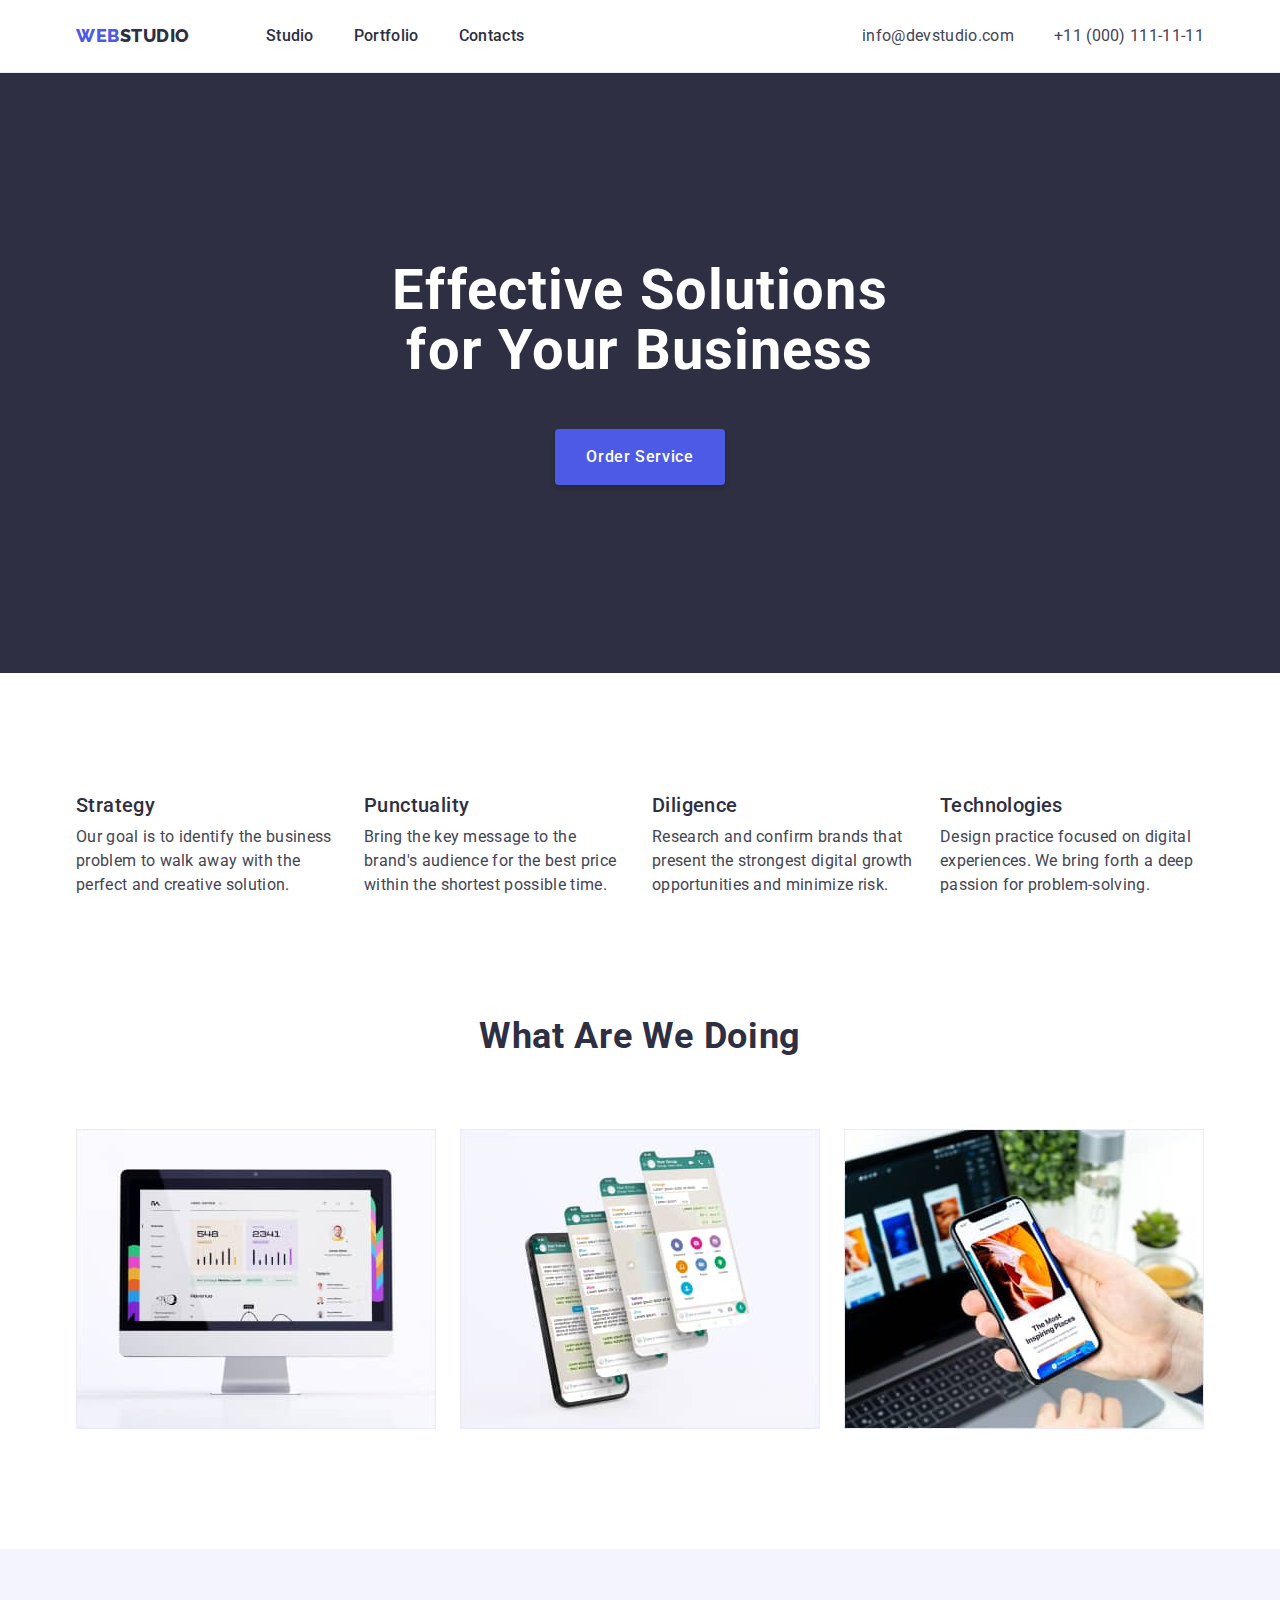
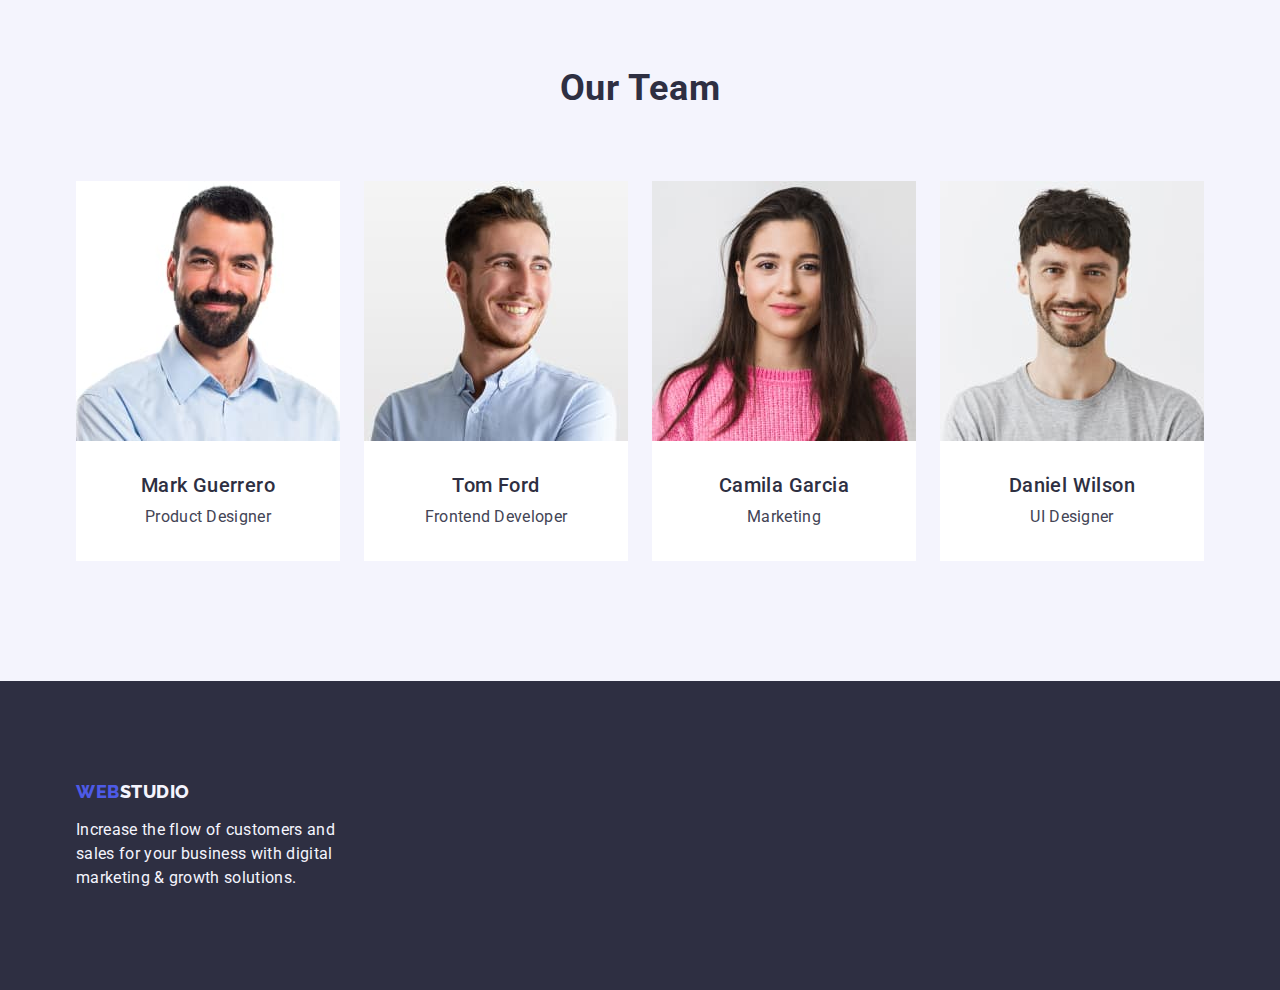
<file: index.html>
<!DOCTYPE html>
<html lang="en">
  <head>
    <meta charset="UTF-8" />
    <meta http-equiv="X-UA-Compatible" content="IE=edge" />
    <meta name="viewport" content="width=device-width, initial-scale=1.0" />
    <title>Effective Solution for Your Business</title>
    <link rel="preconnect" href="https://fonts.googleapis.com" />
    <link rel="preconnect" href="https://fonts.gstatic.com" crossorigin />
    <link
      href="https://fonts.googleapis.com/css2?family=Raleway:wght@800&family=Roboto:wght@400;500;700;900&display=swap"
      rel="stylesheet"
    />
    <link rel="stylesheet" href="https://cdn.jsdelivr.net/npm/modern-normalize@1.1.0/modern-normalize.min.css">
    <link rel="stylesheet" href="./css/styles.css" />
  </head>
  <body>
    <!-- HEADER -->

    <header class="page-header">
      <div class="header-container container">
      <nav class="page-nav">
        <a class="logo link" href="./index.html"
          >Web<span class="logo-dark">Studio</span></a
        >

        <ul class="menu list">
          <li class="menu-item">
            <a class="menu-link link" href="./index.html">Studio</a>
          </li>

          <li class="menu-item">
            <a class="menu-link link" href="./portfolio.html">Portfolio</a>
          </li>

          <li class="menu-item">
            <a class="menu-link link" href="">Contacts</a>
          </li>
        </ul>
      </nav>

      <address class="address">
        <ul class="contacts list">
          <li class="contacts-item">
            <a class="contacts-link link" href="mailto:info@devstudio.com"
              >info@devstudio.com</a
            >
          </li>

          <li class="contacts-item">
            <a class="contacts-link link" href="tel:+110001111111"
              >+11 (000) 111-11-11</a
            >
          </li>
        </ul>
      </address>
    </div>
    </header>

    <main>
      <!-- HERO -->

      <section class="hero hero-section">
        <div class="container">
        <h1 class="main-title">Effective Solutions for Your Business</h1>
        <button class="modal-btn" type="button">Order Service</button>
      </div>
      </section>

      <!-- DESCRIPTION -->

      <section class="description section">
        <div class="container page-container">
        <h2 class="title-description" hidden>Doing</h2>
        <ul class="description-list list">
          <li class="description-item">
            <h3 class="description-title">Strategy</h3>
            <p class="description-text">
              Our goal is to identify the business problem to walk away with the
              perfect and creative solution.
            </p>
          </li>

          <li class="description-item">
            <h3 class="description-title">Punctuality</h3>
            <p class="description-text">
              Bring the key message to the brand's audience for the best price
              within the shortest possible time.
            </p>
          </li>

          <li class="description-item">
            <h3 class="description-title">Diligence</h3>
            <p class="description-text">
              Research and confirm brands that present the strongest digital
              growth opportunities and minimize risk.
            </p>
          </li>

          <li class="description-item">
            <h3 class="description-title">Technologies</h3>
            <p class="description-text">
              Design practice focused on digital experiences. We bring forth a
              deep passion for problem-solving.
            </p>
          </li>
        </ul>
      </div>
      </section>

      <!-- DOING -->

      <section class="doing text">
        <div class="container">
        <h2 class="title-description">What are we doing</h2>

        <ul class="img-list list">
          <li class="img-item">
            <img
              src="./images/what_are_we_doing/monitor.jpg"
              alt="monitor"
              width="360"
              height="300"
            />
          </li>

          <li class="img-item">
            <img
              src="./images/what_are_we_doing/phone.jpg"
              alt="phone"
              width="360"
              height="300"
            />
          </li>

          <li class="img-item">
            <img
              src="./images/what_are_we_doing/together.jpg"
              alt="laptop and phone"
              width="360"
              height="300"
            />
          </li>
        </ul>
      </div>
      </section>

      <!-- OUR TEAM -->

      <section class="our-team section">
        <div class="container">
        <h2 class="title-description">Our Team</h2>

        <ul class="img-list-team list">
          <li class="img-team-item">
            <img
              src="./images/our_team/mark_guerrero.jpg"
              alt="Mark Guerrero"
              width="264"
              height="260"
            />
            <div class="team-wrapper">
            <h3 class="description-title">Mark Guerrero</h3>
            <p class="description-text">Product Designer</p>
          </div>
          </li>

          <li class="img-team-item">
            <img
              src="./images/our_team/tom_ford.jpg"
              alt="Tom Ford"
              width="264"
              height="260"
            />
            <div class="team-wrapper">
            <h3 class="description-title">Tom Ford</h3>
            <p class="description-text">Frontend Developer</p>
          </div>
          </li>

          <li class="img-team-item">
            <img
              src="./images/our_team/camila_garcia.jpg"
              alt="Camila Garcia"
              width="264"
              height="260"
            />
            <div class="team-wrapper">
            <h3 class="description-title">Camila Garcia</h3>
            <p class="description-text">Marketing</p>
          </div>
          </li>

          <li class="img-team-item">
            <img
              src="./images/our_team/daniel_wilson.jpg"
              alt="Daniel Wilson"
              width="264"
              height="260"
            />
            <div class="team-wrapper">
            <h3 class="description-title">Daniel Wilson</h3>
            <p class="description-text">UI Designer</p>
          </div>
          </li>
        </ul>
      </div>
      </section>
    </main>

    <!-- FOOTER -->

    <footer class="logo-tipe">
      <div class="container">
      <a class="logo footer-logo link" href="./index.html"
        >Web<span class="logo-light">Studio</span></a
      >
      <p class="footer-text">
        Increase the flow of customers and sales for your business with digital
        marketing & growth solutions.
      </p>
    </div>
    </footer>
  </body>
</html>
</file>
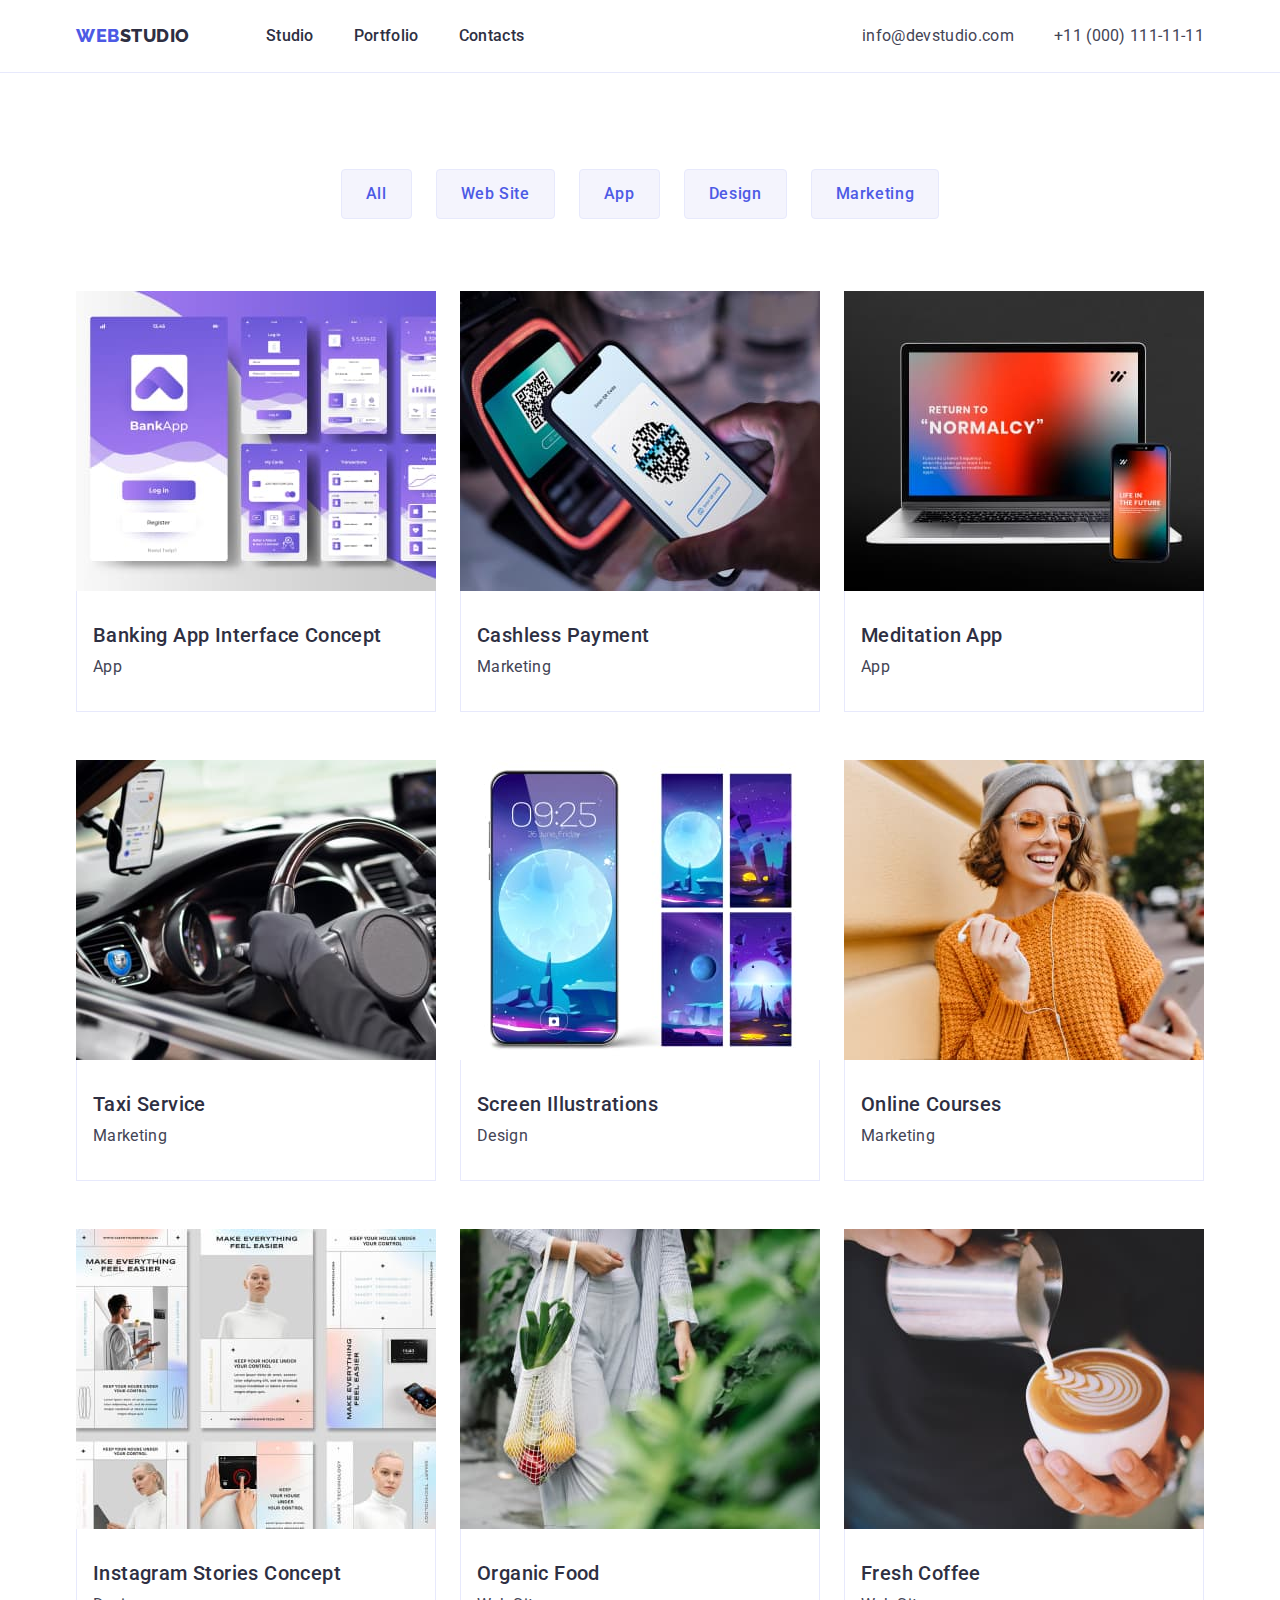
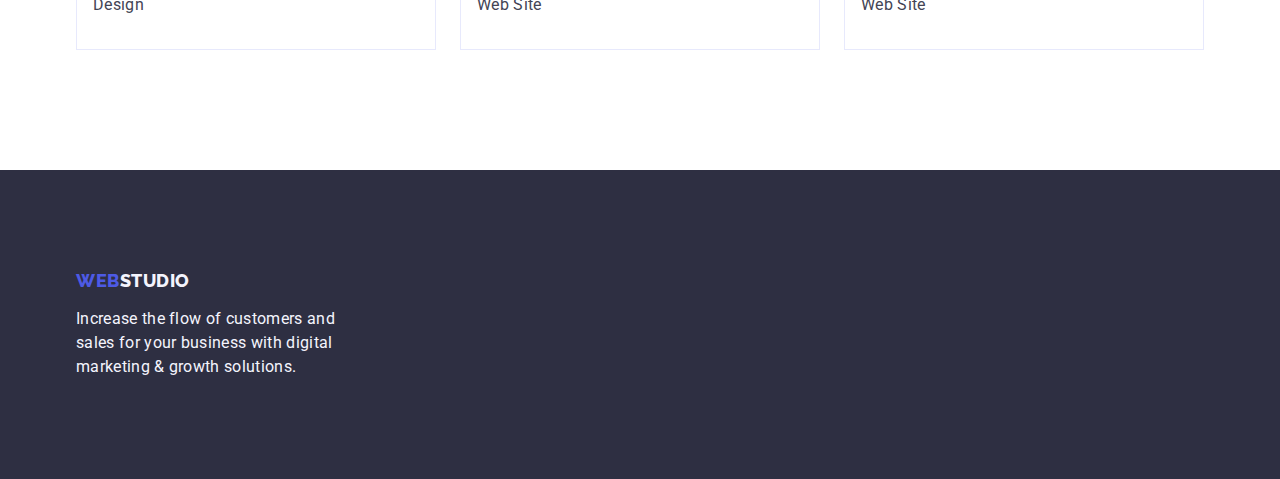
<file: portfolio.html>
<!DOCTYPE html>
<html lang="en">
  <head>
    <meta charset="UTF-8" />
    <meta http-equiv="X-UA-Compatible" content="IE=edge" />
    <meta name="viewport" content="width=device-width, initial-scale=1.0" />
    <title>Portfolio</title>
    <link rel="preconnect" href="https://fonts.googleapis.com" />
    <link rel="preconnect" href="https://fonts.gstatic.com" crossorigin />
    <link
      href="https://fonts.googleapis.com/css2?family=Raleway:wght@800&family=Roboto:wght@400;500;700;900&display=swap"
      rel="stylesheet"
    />
    <link rel="stylesheet" href="https://cdn.jsdelivr.net/npm/modern-normalize@1.1.0/modern-normalize.min.css">
    <link rel="stylesheet" href="./css/styles.css" />
  </head>

  <body class="body-color">
    <!-- HEADER -->

    <header class="page-header">
      <div class="header-container container">
      <nav class="page-nav">
        <a class="logo link" href="./index.html"
          >Web<span class="logo-dark">Studio</span></a
        >
        <ul class="menu list">
          <li class="menu-item">
            <a class="menu-link link" href="./index.html">Studio</a>
          </li>

          <li class="menu-item">
            <a class="menu-link link" href="./portfolio.html">Portfolio</a>
          </li>

          <li class="menu-item">
            <a class="menu-link link" href="">Contacts</a>
          </li>
        </ul>
      </nav>

      <address class="address">
        <ul class="contacts list">
          <li class="contacts-item">
            <a class="contacts-link link" href="mailto:info@devstudio.com"
              >info@devstudio.com</a
            >
          </li>

          <li class="contacts-item">
            <a class="contacts-link link" href="tel:+110001111111"
              >+11 (000) 111-11-11</a
            >
          </li>
        </ul>
      </address>
    </div>
    </header>

    <!-- BUTTONS -->
    <main>
      <section class="project">
        <div class="container">
        <h1 class="button-title" hidden>List button</h1>
        <ul class="list-button list">
          <li class="list-button-item">
            <button class="list-btn" type="button">All</button>
          </li>

          <li class="list-button-item">
            <button class="list-btn" type="button">Web Site</button>
          </li>

          <li class="list-button-item">
            <button class="list-btn" type="button">App</button>
          </li>

          <li class="list-button-item">
            <button class="list-btn" type="button">Design</button>
          </li>

          <li class="list-button-item">
            <button class="list-btn" type="button">Marketing</button>
          </li>
        </ul>

        <!-- PROJECT IMG -->

        <ul class="project-list list">
          <li class="img-portfolio-item">
            <a href="" class="link">
              <img
                src="./images/project_card_one/banking_app.jpg"
                alt="banking_app"
                width="360"
                height="300"
              />
              <div class="team-wrapper-portfolio">
              <h2 class="description-title">Banking App Interface Concept</h2>
              <p class="description-text">App</p>
            </div>
            </a>
          </li>

          <li class="img-portfolio-item">
            <a href="" class="link">
              <img
                src="./images/project_card_one/cashless_payment.jpg"
                alt="cashless_payment"
                width="360"
                height="300"
              />
              <div class="team-wrapper-portfolio">
              <h2 class="description-title">Cashless Payment</h2>
              <p class="description-text">Marketing</p>
            </div>
            </a>
          </li>

          <li class="img-portfolio-item">
            <a href="" class="link">
              <img
                src="./images/project_card_one/meditation_app.jpg"
                alt="meditation_app"
                width="360"
                height="300"
              />
              <div class="team-wrapper-portfolio">
              <h2 class="description-title">Meditation App</h2>
              <p class="description-text">App</p>
            </div>
            </a>
          </li>

          <li class="img-portfolio-item">
            <a href="" class="link">
              <img
                src="./images/project_card_two/taxi_service.jpg"
                alt="taxi_service"
                width="360"
                height="300"
              />
              <div class="team-wrapper-portfolio">
              <h2 class="description-title">Taxi Service</h2>
              <p class="description-text">Marketing</p>
            </div>
            </a>
          </li>

          <li class="img-portfolio-item">
            <a href="" class="link">
              <img
                src="./images/project_card_two/screen_illustration.jpg"
                alt="screen_illustration"
                width="360"
                height="300"
              />
              <div class="team-wrapper-portfolio">
              <h2 class="description-title">Screen Illustrations</h2>
              <p class="description-text">Design</p>
            </div>
            </a>
          </li>

          <li class="img-portfolio-item">
            <a href="" class="link">
              <img
                src="./images/project_card_two/online_courses.jpg"
                alt="online_courses"
                width="360"
                height="300"
              />
              <div class="team-wrapper-portfolio">
              <h2 class="description-title">Online Courses</h2>
              <p class="description-text">Marketing</p>
            </div>
            </a>
          </li>

          <li class="img-portfolio-item">
            <a href="" class="link">
              <img
                src="./images/project_card_three/instagram_stories.jpg"
                alt="instagram_stories"
                width="360"
                height="300"
              />
              <div class="team-wrapper-portfolio">
              <h2 class="description-title">Instagram Stories Concept</h2>
              <p class="description-text">Design</p>
            </div>
            </a>
          </li>

          <li class="img-portfolio-item">
            <a href="" class="link">
              <img
                src="./images/project_card_three/organic_food.jpg"
                alt="organic_food"
                width="360"
                height="300"
              />
              <div class="team-wrapper-portfolio">
              <h2 class="description-title">Organic Food</h2>
              <p class="description-text">Web Site</p>
            </div>
            </a>
          </li>

          <li class="img-portfolio-item">
            <a href="" class="link">
              <img
                src="./images/project_card_three/fresh_coffee.jpg"
                alt="fresh_coffee"
                width="360"
                height="300"
              />
              <div class="team-wrapper-portfolio">
              <h2 class="description-title">Fresh Coffee</h2>
              <p class="description-text">Web Site</p>
            </div>
            </a>
          </li>
        </ul>
      </div>
      </section>
    </main>

    <!-- FOOTER -->

    <footer class="logo-tipe">
      <div class="container">
      <a class="logo footer-logo link" href="./index.html"
        >Web<span class="logo-light">Studio</span></a
      >
      <p class="footer-text">
        Increase the flow of customers and sales for your business with digital
        marketing & growth solutions.
      </p>
    </div>
    </footer>
  </body>
</html>
</file>
<file: css/styles.css>
:root {
    --primary-font: 'Roboto', sans-serif; 
    --secondary-font: 'Raleway', sans-serif;
    --accent-color: #2E2F42;
    --logo-color: #4D5AE5;
    --navy-blue: #2E2F42;
    --slate: #434455;
    --white: #FFFFFF;
    --ocean: #404BBF;
    --cloud: #F4F4FD;
    --mood: #e7e9fc;

}


body {
    font-family: var(--primary-font);
    color: var(--slate);
    background-color: var(--white);
    

}


h1,h2,h3,h4,p {
    margin: 0;
}


img {
    display: block;

}


.list {
    list-style: none;
    padding: 0;
    margin: 0;
}


.link {
    text-decoration: none;
}


.container {
    width: 1158px;
    margin-left: auto;
    margin-right: auto;
    padding-left: 15px; 
    padding-right: 15px;
    
}



/* COMPONENTS */
.logo {
    font-family: var(--secondary-font);
    font-weight: 800;
    font-size: 18px;
    line-height: 1.17;
    letter-spacing: 0.03em;
    text-transform: uppercase;
    color: var(--logo-color); 
    
}
 .logo-dark {
   font-family: var(--secondary-font);
   font-weight: 800;
   font-size: 18px; 
   line-height: 1.17;
   letter-spacing: 0.03em;
   text-transform: uppercase;
   color: var(--accent-color);
    
 }

 .logo-light {
    font-family: var(--secondary-font);
    font-weight: 800;
    font-size: 18px;
    line-height: 1.17;
    letter-spacing: 0.03em;
    text-transform: uppercase;
    color: var(--cloud);

}

 .description-title {
    font-weight: 500;
    font-size: 20px;
    line-height: 1.2;
    letter-spacing: 0.02em;
    color: var(--navy-blue);
    margin-bottom: 8px;

}



.description-text {
    font-weight: 400;
    font-size: 16px;
    line-height: 1.5;
    letter-spacing: 0.02em;
    color: var(--slate);

}

.title-description {
    font-weight: 700;
    font-size: 36px;
    line-height: 1.11;
    letter-spacing: 0.02em;
    text-transform: capitalize;
    text-align: center;
    color: var(--navy-blue);
    margin-bottom: 72px;

}

.img-item {
    width: 360px;
    height: 300px;
    width: calc((100% - 3 * 16px) / 3);
   
}


.section {
    padding-top: 120px; 
    padding-bottom: 120px;
}


/* HEADER */

.page-header {
    border-bottom: 1px solid var(--mood); 

}

.header-container {
    display: flex;
    align-items: center;

}

.logo {
    
    margin-right: 76px;
    display: block;
   
    
}

.menu {
    display: flex;
    align-items: center;
    gap: 40px;
}

.contacts {
    display: flex;
    align-items: center;
    gap: 40px;
}

.page-nav {
    margin-right: auto;
    display: flex;
    align-items: center; 
}

.menu {
    display: flex;
}

.address {
    font-style: normal; 

}

.contacts-link:hover,
.contacts-link:focus {
    color: var(--ocean);
    color: var(--ocean);

}


 .menu-link {
    display: block;
    padding-top: 24px;
    padding-bottom: 24px;
    font-weight: 500;
    font-size: 16px;
    line-height: 1.5;
    letter-spacing: 0.02em;
    color: var(--navy-blue);

 }

 .menu-link:hover,
 .menu-link:focus {
    color: var(--ocean);

 }

 .contacts-link {
    display: block;
    padding-top: 24px;
    padding-bottom: 24px;
    font-weight: 400;
    font-size: 16px;
    line-height: 1.5;
    letter-spacing: 0.02em;
    color: var(--slate);

 }

 .contacts-link:hover,
 .contacts-link:focus {
    color: var(--ocean);
 }

 
 
 /* HERO */

 .hero-section {
  
    padding-top: 188px; 
    padding-bottom: 188px;
 }

 .hero {
    background-color: var(--accent-color);

 }

 .main-title {
    margin: 0 auto;
    font-weight: 700;
    font-size: 56px;
    line-height: 1.07;
    letter-spacing: 0.02em;
    text-align: center;
    color: var(--white);  
    margin-bottom: 48px;
    max-width: 496px;  
 }


 .modal-btn {
    margin: 0 auto;
    display: block;
    border: none;
    min-width: 169px;
    min-height: 56px;
    padding: 15px 31px;
    font-family: var(--primary-font);
    font-weight: 500;
    font-size: 16px;
    line-height: 1.5;
    letter-spacing: 0.04em;
    cursor: pointer;
    background-color: var(--logo-color);  
    color: var(--white);
    box-shadow: 0px 4px 4px rgba(0, 0, 0, 0.15);
    border-radius: 4px;
    
 }


 .modal-btn:hover,
 .modal-btn:focus {
    color: var(--white);
    background: var(--ocean);
 }


/* DESCRIPTION */

.page-container {
    display: flex;
    align-items: center;
}

.description-list {

    
    display: flex;
    gap: 24px; 
}



.description-item {
    
    width: calc((100% - 3 * 24px) / 4); 

} 

/* DOING */
.text {
    padding-bottom: 120px;
}

 .img-list {
    display: flex;
    flex-wrap: wrap;
    gap: 24px;

}


/* OUR TEAM */



.our-team {
    background-color: var(--cloud);

}


.img-list-team {
    display: flex;
    flex-wrap: wrap;
    gap: 24px;

}

.img-team-item {
    width: 264px;
    background-color: var(--white);
    width: calc((100% - 3 * 24px) / 4);
}

.team-wrapper {
     border-radius: 0px 0px 4px 4px;
     padding: 32px 16px;
     text-align: center;
}

/* FOOTER */

.logo-tipe {
    background-color: var(--navy-blue);
    padding-top: 100px; 
    padding-bottom: 100px;

}

.footer-logo {
    display: inline-block;
    margin-bottom: 16px; 
}

.footer-text {
    width: 264px;
    font-family: var(--primary-font);
    font-weight: 400;
    font-size: 16px;
    line-height: 1.5;
    letter-spacing: 0.02em;
    color: var(--cloud);  

}

/* PORTFOLIO */

.project {
    padding-top: 96px; 
    padding-bottom: 120px;
}

.body-color {
    color: var(--slate);
}

.list-btn {
    font-family:var(--primary-font);
    font-weight: 500;
    font-size: 16px;
    line-height: 1.5;
    letter-spacing: 0.04em;
    cursor: pointer;
    color: var(--logo-color);
    background: var(--cloud);
    
    padding-top: 12px; 
    padding-bottom: 12px; 
    padding-left: 24px; 
    padding-right: 24px;
    border: 1px solid var(--mood);
    border-radius: 4px;
}

.list-btn:hover,
.list-btn:focus {
    background: var(--ocean);
    color: var(--white);
    background: var(--ocean);
    color: var(--white);
    border: 1px solid transparent;

}



.project-img-item {
    
    width: 360px;
   
}

.project-list {
    display: flex;
    flex-wrap: wrap;
    gap: 24px;
    row-gap: 48px; 

}

.img-portfolio-item {
    width: calc((100% - (24px * 2)) / 3);
    

}

.team-wrapper-portfolio {
    padding: 32px 16px;
    border: 1px solid var(--mood); 
    border-top: none; 

}

.list-button {
  justify-content: center; 
  gap: 24px;
  margin-bottom: 72px;
  display: flex;
  align-items: center;  
}
</file>
